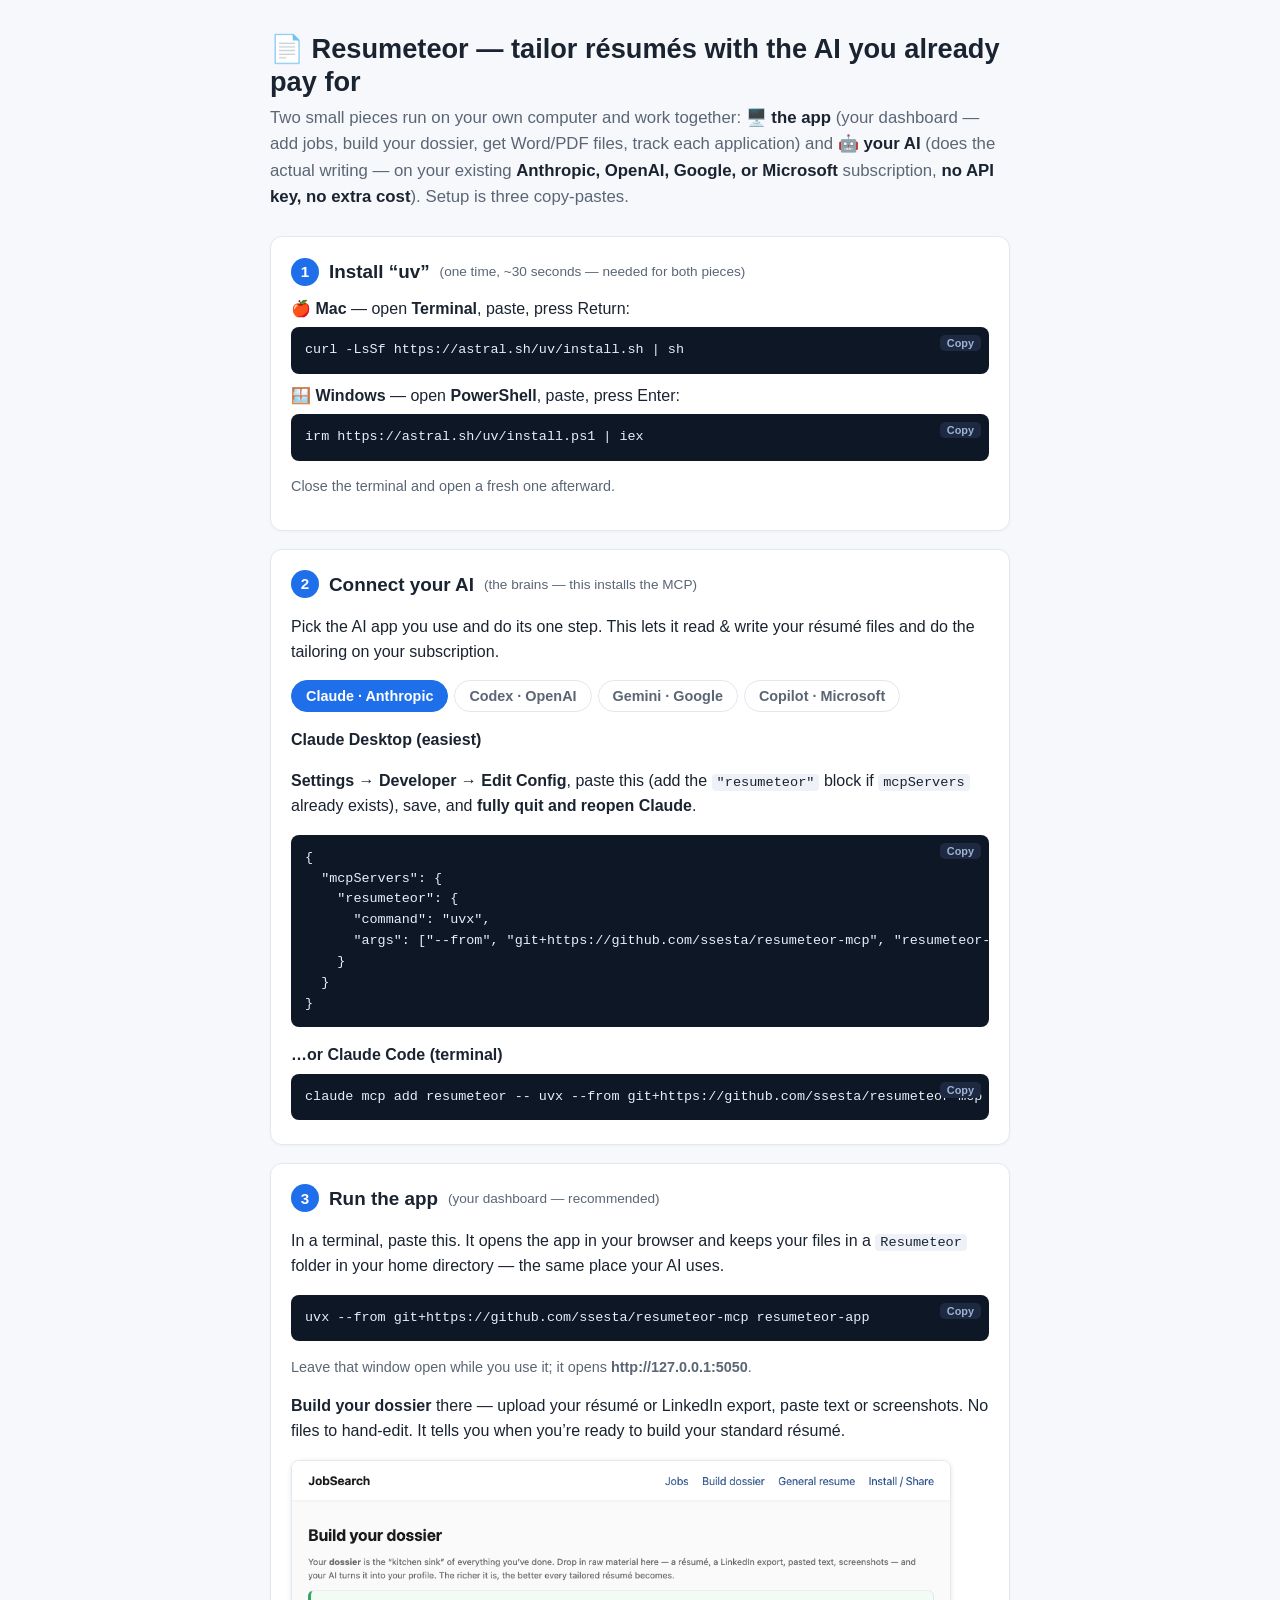
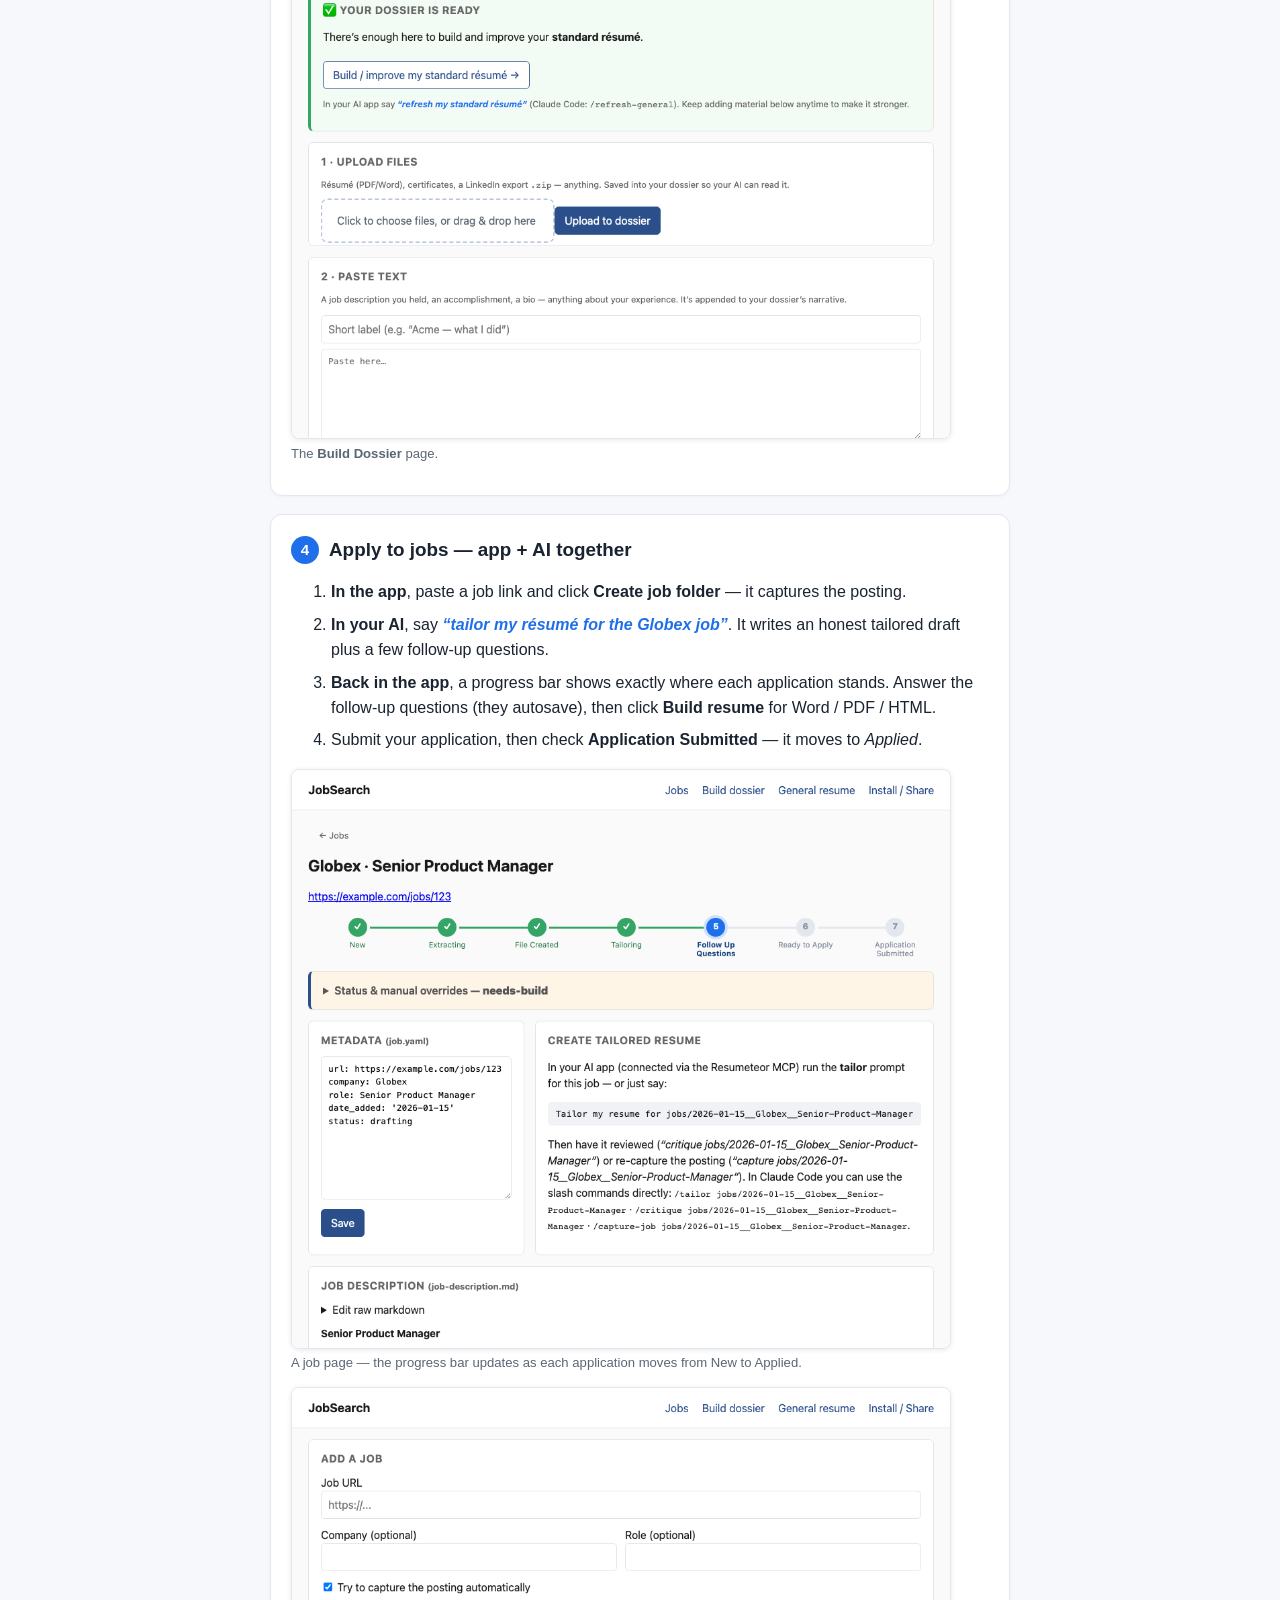
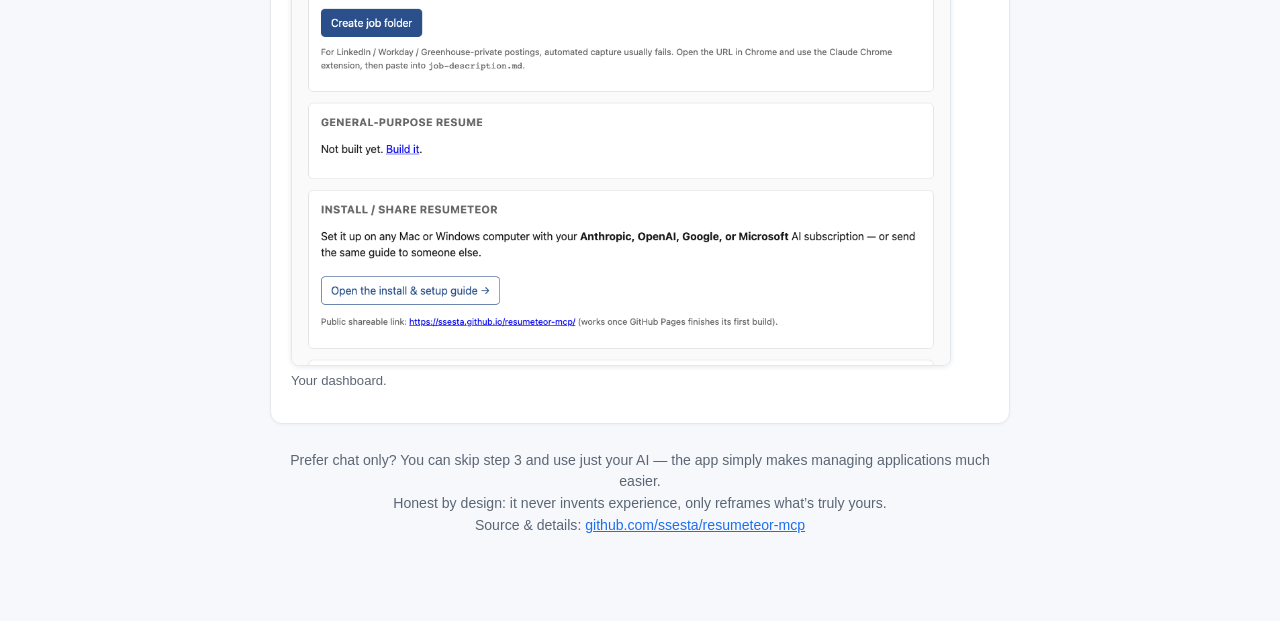
<file: docs/index.html>
<!doctype html>
<html lang="en">
<head>
<meta charset="utf-8">
<meta http-equiv="refresh" content="0; url=install.html">
<link rel="canonical" href="install.html">
<title>Resumeteor — Install</title>
</head>
<body>
<p>Redirecting to the <a href="install.html">Resumeteor install &amp; setup guide</a>…</p>
</body>
</html>
</file>
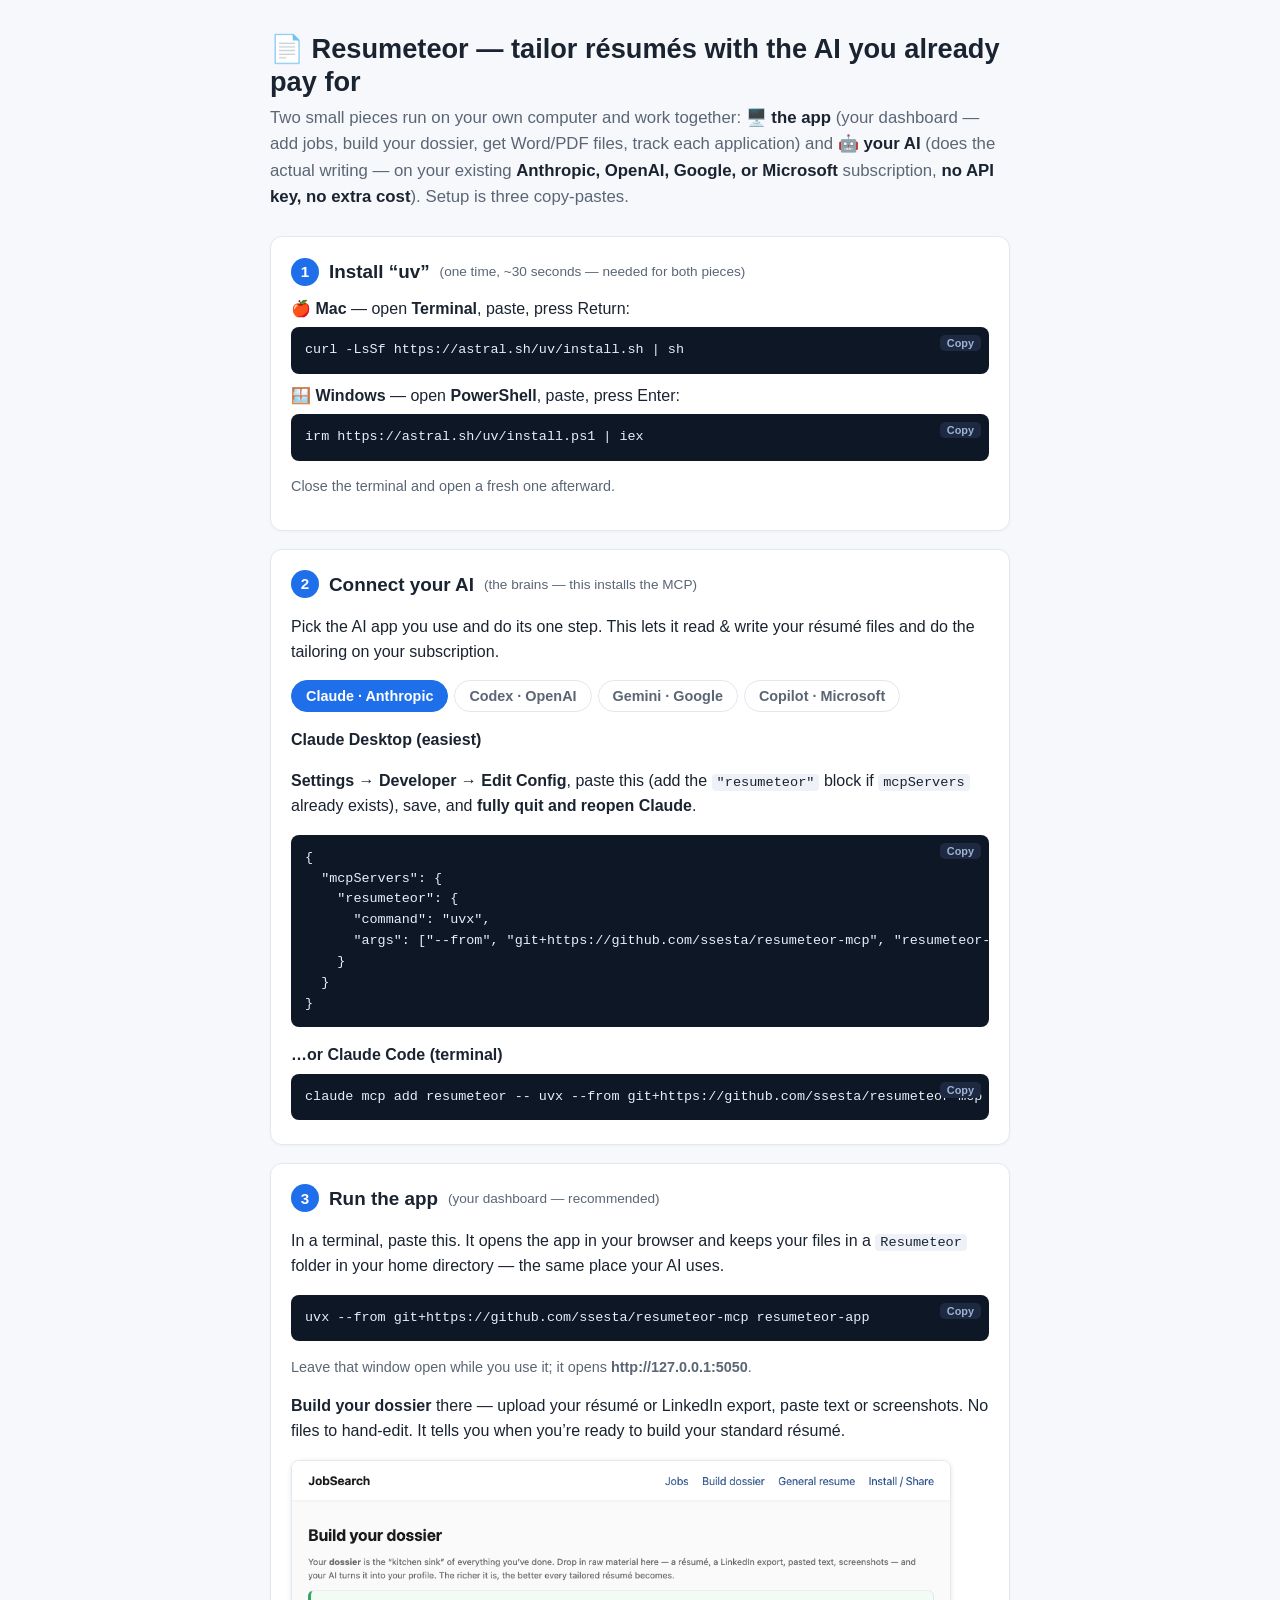
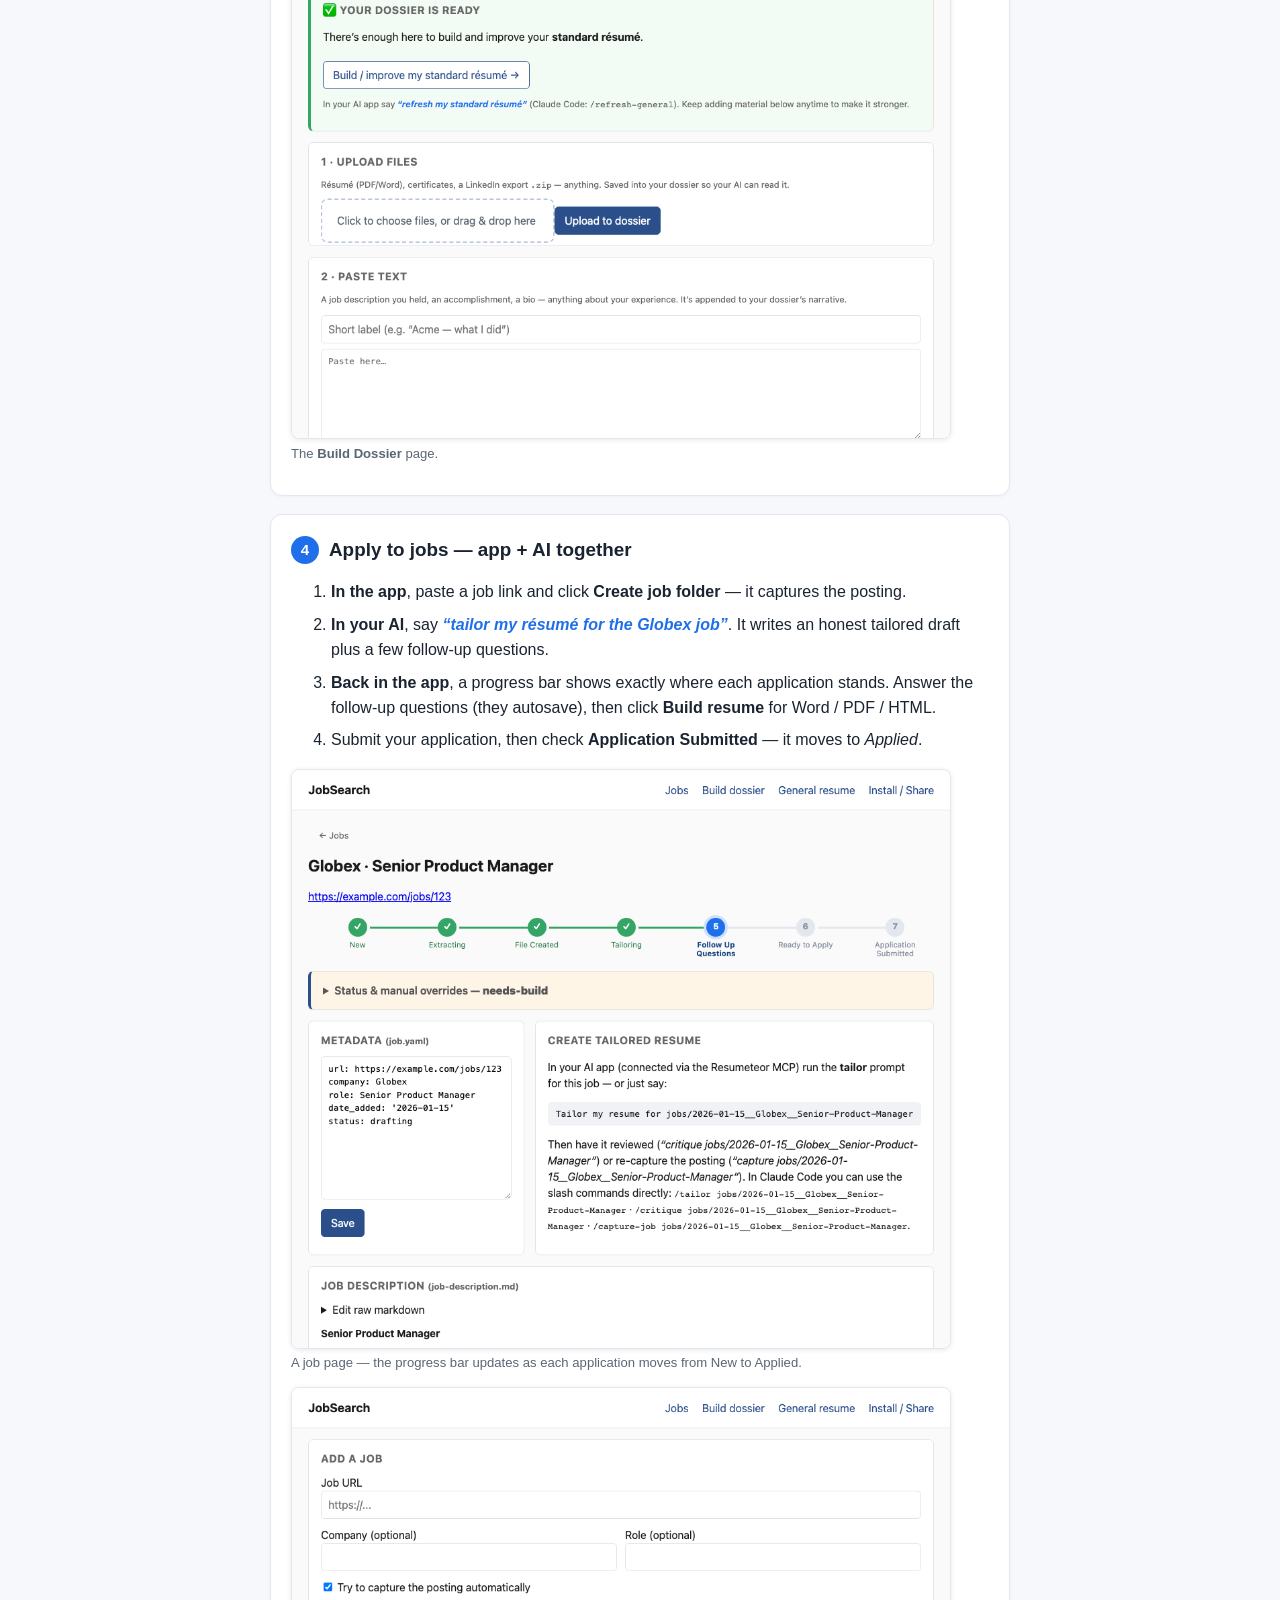
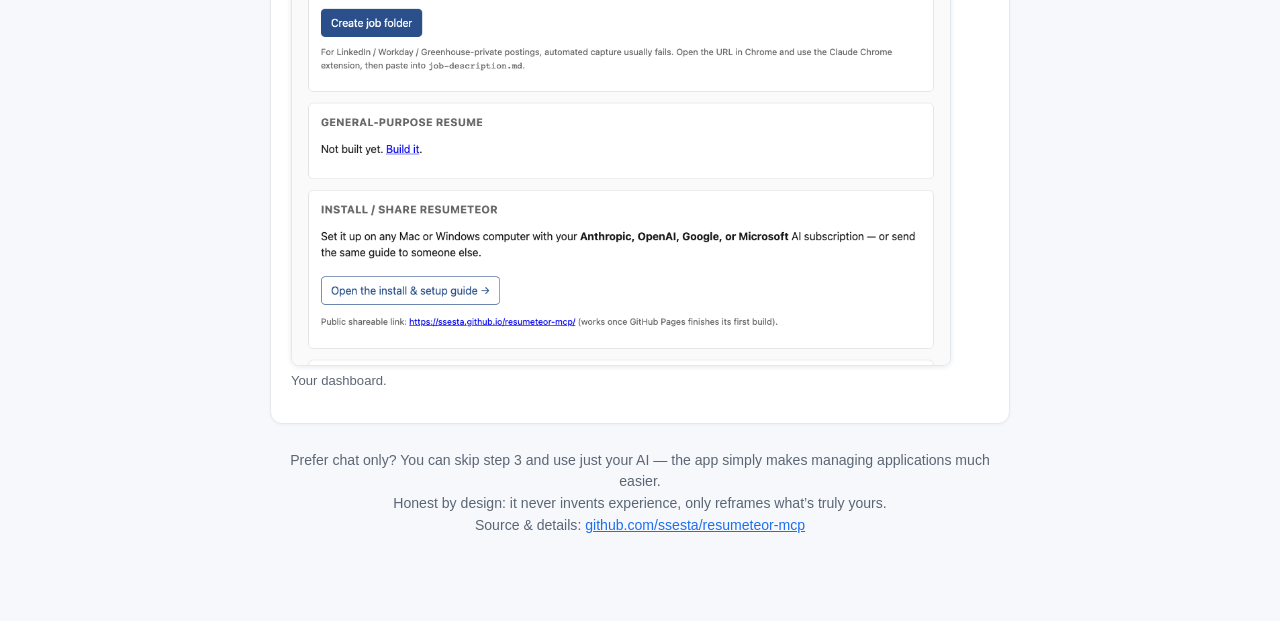
<file: docs/install.html>
<!doctype html>
<html lang="en">
<head>
<meta charset="utf-8">
<meta name="viewport" content="width=device-width, initial-scale=1">
<title>Install Resumeteor</title>
<style>
  :root { --blue:#1f6feb; --ink:#1a2330; --muted:#5b6675; --line:#e3e7ee; --bg:#f6f8fc; }
  * { box-sizing:border-box; }
  body { margin:0; background:var(--bg); color:var(--ink);
         font:16px/1.55 -apple-system,BlinkMacSystemFont,"Segoe UI",Roboto,Helvetica,Arial,sans-serif; }
  .wrap { max-width:780px; margin:0 auto; padding:28px 20px 70px; }
  h1 { font-size:1.7rem; line-height:1.2; margin:.2em 0 .1em; }
  .lead { color:var(--muted); font-size:1.05rem; margin:.4em 0 1.6em; }
  .lead b { color:var(--ink); }
  .step { background:#fff; border:1px solid var(--line); border-radius:12px;
          padding:18px 20px; margin:0 0 18px; box-shadow:0 1px 3px rgba(20,40,80,.04); }
  .step h2 { font-size:1.18rem; margin:.1em 0 .5em; display:flex; align-items:center; gap:10px; flex-wrap:wrap; }
  .step h2 small { color:var(--muted); font-weight:400; font-size:.85rem; }
  .num { background:var(--blue); color:#fff; width:28px; height:28px; border-radius:50%;
         display:inline-flex; align-items:center; justify-content:center; font-size:.95rem; flex:none; }
  .os { margin:10px 0; }
  pre.copy { position:relative; background:#0e1726; color:#e7eefc; border-radius:8px;
             padding:13px 44px 13px 14px; overflow:auto; font-size:.84rem;
             font-family:ui-monospace,SFMono-Regular,Menlo,Consolas,monospace; cursor:pointer; margin:.4em 0; }
  pre.copy::after { content:"Copy"; position:absolute; top:8px; right:8px; font:600 .68rem sans-serif;
                    color:#9fb3d6; background:#1c2940; border-radius:5px; padding:2px 7px; }
  pre.copy.copied::after { content:"Copied ✓"; color:#7ee2a8; }
  .tabs { display:flex; flex-wrap:wrap; gap:6px; margin:.6em 0 1em; }
  .tab { border:1px solid var(--line); background:#fff; color:var(--muted); border-radius:20px;
         padding:7px 14px; font-size:.9rem; cursor:pointer; font-weight:600; }
  .tab.active { background:var(--blue); color:#fff; border-color:var(--blue); }
  .panel { display:none; } .panel.show { display:block; }
  .panel h3 { font-size:1rem; margin:1em 0 .3em; }
  .tip, .note { color:var(--muted); font-size:.9rem; }
  .note { background:#fff8ef; border-left:3px solid #e0a23c; padding:8px 12px; border-radius:6px; margin:.7em 0; }
  ol.use li { margin:.5em 0; }
  q { font-style:italic; color:var(--blue); font-weight:600; }
  code { background:#eef1f7; border-radius:4px; padding:1px 5px; font-size:.85em; }
  .shot { display:block; width:100%; max-width:660px; border:1px solid var(--line);
          border-radius:8px; box-shadow:0 1px 5px rgba(20,40,80,.10); margin:.7em 0 .3em; }
  .cap { color:var(--muted); font-size:.82rem; margin:.1em 0 1em; }
  .foot { color:var(--muted); font-size:.88rem; margin-top:26px; text-align:center; }
  a { color:var(--blue); }
</style>
</head>
<body>
<div class="wrap">

  <h1>📄 Resumeteor — tailor résumés with the AI you already pay for</h1>
  <p class="lead">Two small pieces run on your own computer and work together:
  <b>🖥️ the app</b> (your dashboard — add jobs, build your dossier, get Word/PDF files, track each
  application) and <b>🤖 your AI</b> (does the actual writing — on your existing
  <b>Anthropic, OpenAI, Google, or Microsoft</b> subscription, <b>no API key, no extra cost</b>).
  Setup is three copy-pastes.</p>

  <div class="step">
    <h2><span class="num">1</span> Install “uv” <small>(one time, ~30 seconds — needed for both pieces)</small></h2>
    <div class="os">🍎 <b>Mac</b> — open <b>Terminal</b>, paste, press Return:
      <pre class="copy">curl -LsSf https://astral.sh/uv/install.sh | sh</pre></div>
    <div class="os">🪟 <b>Windows</b> — open <b>PowerShell</b>, paste, press Enter:
      <pre class="copy">irm https://astral.sh/uv/install.ps1 | iex</pre></div>
    <p class="tip">Close the terminal and open a fresh one afterward.</p>
  </div>

  <div class="step">
    <h2><span class="num">2</span> Connect your AI <small>(the brains — this installs the MCP)</small></h2>
    <p>Pick the AI app you use and do its one step. This lets it read &amp; write your résumé files and do
    the tailoring on your subscription.</p>
    <div class="tabs">
      <button class="tab active" data-t="claude">Claude · Anthropic</button>
      <button class="tab" data-t="codex">Codex · OpenAI</button>
      <button class="tab" data-t="gemini">Gemini · Google</button>
      <button class="tab" data-t="copilot">Copilot · Microsoft</button>
    </div>

    <div class="panel show" id="claude">
      <h3>Claude Desktop (easiest)</h3>
      <p><b>Settings → Developer → Edit Config</b>, paste this (add the <code>"resumeteor"</code> block if
      <code>mcpServers</code> already exists), save, and <b>fully quit and reopen Claude</b>.</p>
      <pre class="copy">{
  "mcpServers": {
    "resumeteor": {
      "command": "uvx",
      "args": ["--from", "git+https://github.com/ssesta/resumeteor-mcp", "resumeteor-mcp"]
    }
  }
}</pre>
      <h3>…or Claude Code (terminal)</h3>
      <pre class="copy">claude mcp add resumeteor -- uvx --from git+https://github.com/ssesta/resumeteor-mcp resumeteor-mcp</pre>
    </div>

    <div class="panel" id="codex">
      <h3>Codex CLI</h3>
      <p>One command in your terminal, then run <code>codex</code> and chat:</p>
      <pre class="copy">codex mcp add resumeteor -- uvx --from git+https://github.com/ssesta/resumeteor-mcp resumeteor-mcp</pre>
      <div class="note">The ChatGPT <em>desktop app</em> only connects to web-hosted tools, so use the
      <b>Codex CLI</b> for Resumeteor.</div>
    </div>

    <div class="panel" id="gemini">
      <h3>Gemini CLI</h3>
      <p>Open <code>~/.gemini/settings.json</code> (create it if needed), paste this, save, run <code>gemini</code>:</p>
      <pre class="copy">{
  "mcpServers": {
    "resumeteor": {
      "command": "uvx",
      "args": ["--from", "git+https://github.com/ssesta/resumeteor-mcp", "resumeteor-mcp"]
    }
  }
}</pre>
    </div>

    <div class="panel" id="copilot">
      <h3>VS Code + GitHub Copilot</h3>
      <p>Create <code>.vscode/mcp.json</code> in your project (the key is <b><code>servers</code></b>,
      not <code>mcpServers</code>), then open Copilot Chat in <b>Agent</b> mode:</p>
      <pre class="copy">{
  "servers": {
    "resumeteor": {
      "command": "uvx",
      "args": ["--from", "git+https://github.com/ssesta/resumeteor-mcp", "resumeteor-mcp"]
    }
  }
}</pre>
    </div>
  </div>

  <div class="step">
    <h2><span class="num">3</span> Run the app <small>(your dashboard — recommended)</small></h2>
    <p>In a terminal, paste this. It opens the app in your browser and keeps your files in a
    <code>Resumeteor</code> folder in your home directory — the same place your AI uses.</p>
    <pre class="copy">uvx --from git+https://github.com/ssesta/resumeteor-mcp resumeteor-app</pre>
    <p class="tip">Leave that window open while you use it; it opens <b>http://127.0.0.1:5050</b>.</p>
    <p><b>Build your dossier</b> there — upload your résumé or LinkedIn export, paste text or screenshots.
    No files to hand-edit. It tells you when you’re ready to build your standard résumé.</p>
    <img class="shot" src="img/app-dossier.png" alt="The Build Dossier page: upload files, paste text, paste screenshots, LinkedIn export steps">
    <p class="cap">The <b>Build Dossier</b> page.</p>
  </div>

  <div class="step">
    <h2><span class="num">4</span> Apply to jobs — app + AI together</h2>
    <ol class="use">
      <li><b>In the app</b>, paste a job link and click <b>Create job folder</b> — it captures the posting.</li>
      <li><b>In your AI</b>, say <q>tailor my résumé for the Globex job</q>. It writes an honest tailored
          draft plus a few follow-up questions.</li>
      <li><b>Back in the app</b>, a progress bar shows exactly where each application stands. Answer the
          follow-up questions (they autosave), then click <b>Build resume</b> for Word / PDF / HTML.</li>
      <li>Submit your application, then check <b>Application Submitted</b> — it moves to <em>Applied</em>.</li>
    </ol>
    <img class="shot" src="img/app-job.png" alt="A job page showing the New→Applied progress bar and the tailoring step">
    <p class="cap">A job page — the progress bar updates as each application moves from New to Applied.</p>
    <img class="shot" src="img/app-jobs.png" alt="The dashboard: add a job, build your dossier, build your standard résumé">
    <p class="cap">Your dashboard.</p>
  </div>

  <p class="foot">Prefer chat only? You can skip step 3 and use just your AI — the app simply makes managing
  applications much easier.<br>
  Honest by design: it never invents experience, only reframes what’s truly yours.<br>
  Source &amp; details: <a href="https://github.com/ssesta/resumeteor-mcp" target="_blank" rel="noopener">github.com/ssesta/resumeteor-mcp</a></p>

</div>

<script>
  document.querySelectorAll('.tab').forEach(function (t) {
    t.addEventListener('click', function () {
      document.querySelectorAll('.tab').forEach(function (x) { x.classList.remove('active'); });
      document.querySelectorAll('.panel').forEach(function (p) { p.classList.remove('show'); });
      t.classList.add('active');
      document.getElementById(t.dataset.t).classList.add('show');
    });
  });
  document.querySelectorAll('pre.copy').forEach(function (pre) {
    pre.addEventListener('click', function () {
      navigator.clipboard.writeText(pre.textContent).then(function () {
        pre.classList.add('copied');
        setTimeout(function () { pre.classList.remove('copied'); }, 1400);
      });
    });
  });
</script>
</body>
</html>
</file>
